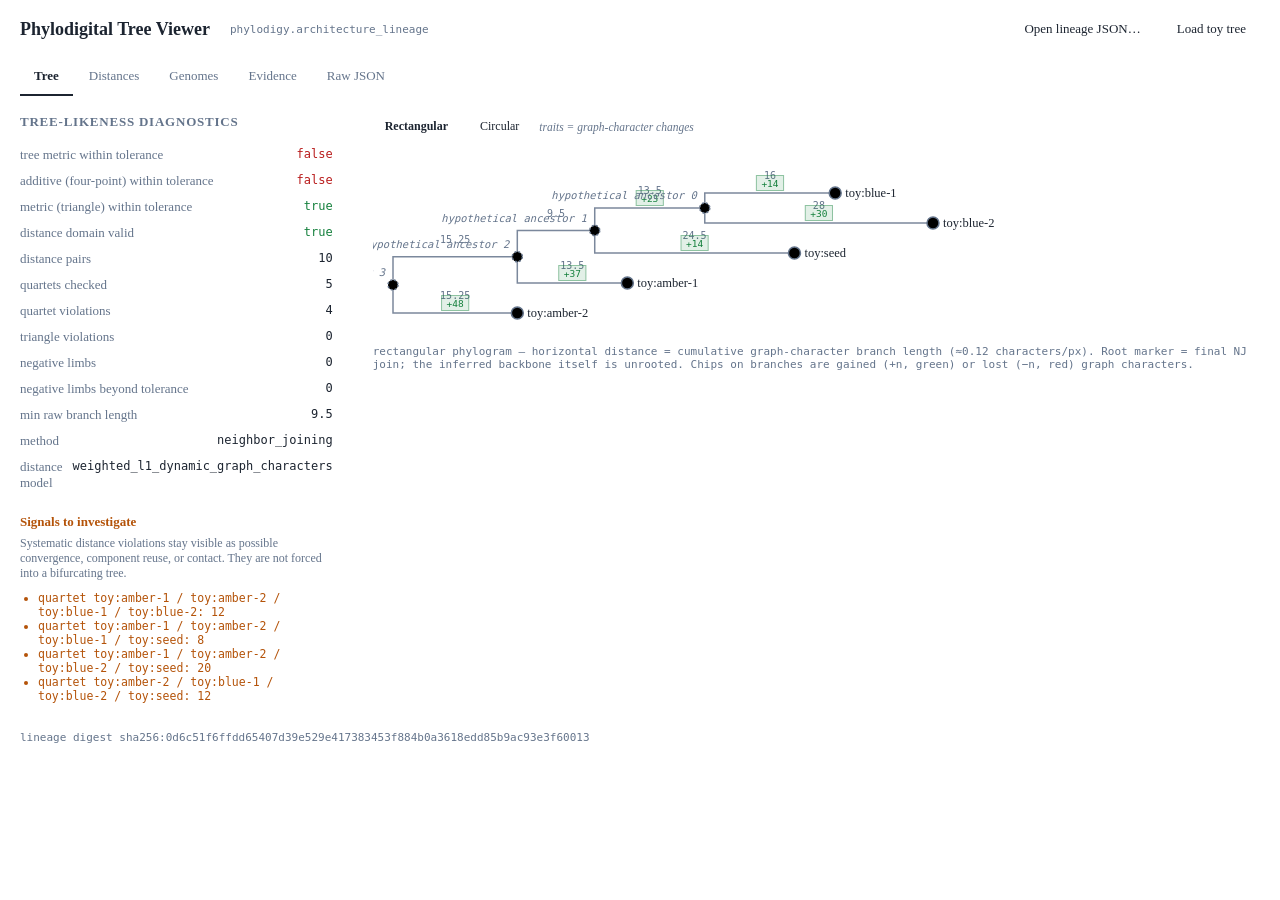
<file: viewer/index.html>
<!doctype html>
<html lang="en">
<head>
  <meta charset="utf-8">
  <meta name="viewport" content="width=device-width, initial-scale=1">
  <title>Phylodigital Tree Viewer</title>
  <meta name="description" content="Interactive viewer for phylodigy.architecture_lineage artifacts — graph-character neighbor-joining phylogenies of executable digital artifacts.">
  <link rel="stylesheet" href="style.css">
</head>
<body>
  <header class="topbar">
    <div class="topbar-title">
      <h1>Phylodigital Tree Viewer</h1>
      <span class="artifact-badge" id="artifact-badge" hidden>phylodigy.architecture_lineage</span>
    </div>
    <div class="topbar-actions">
      <label class="file-open">
        Open lineage JSON&hellip;
        <input type="file" id="file-input" accept=".json,application/json">
      </label>
      <button id="sample-button" type="button">Load toy tree</button>
    </div>
  </header>

  <section id="drop-zone" class="drop-zone">
    <div class="drop-inner">
      <p class="drop-headline">Drop a lineage artifact here</p>
      <p class="drop-sub">
        A <code>phylodigy.architecture_lineage</code> JSON record produced by
        <code>phylodigy infer-lineage</code> or <code>phylodigy toy-tree -o</code>.
      </p>
      <p class="drop-sub">The bundled toy tree loads automatically, or use the buttons above.</p>
    </div>
  </section>

  <main id="app" hidden>
    <nav class="tabs" aria-label="Views">
      <button class="tab is-active" data-tab="tree" type="button">Tree</button>
      <button class="tab" data-tab="distances" type="button">Distances</button>
      <button class="tab" data-tab="genomes" type="button">Genomes</button>
      <button class="tab" data-tab="evidence" type="button">Evidence</button>
      <button class="tab" data-tab="raw" type="button">Raw JSON</button>
    </nav>

    <section id="panel-tree" class="panel is-active" aria-label="Tree">
      <aside class="sidebar">
        <h2>Tree-likeness diagnostics</h2>
        <dl id="diagnostics-list" class="diagnostics"></dl>
        <div id="violation-panel" class="violations" hidden>
          <h3>Signals to investigate</h3>
          <p class="violations-note">
            Systematic distance violations stay visible as possible convergence,
            component reuse, or contact. They are not forced into a bifurcating tree.
          </p>
          <ul id="violation-list"></ul>
        </div>
      </aside>
      <div class="tree-canvas" id="tree-canvas">
        <div class="tree-toolbar" role="group" aria-label="Tree layout">
          <button type="button" class="layout-toggle is-active" data-layout="rect" aria-pressed="true">Rectangular</button>
          <button type="button" class="layout-toggle" data-layout="circle" aria-pressed="false">Circular</button>
          <span class="trait-hint" title="Traits are anonymous graph-derived characters (content digests) reconstructed onto branches by parsimony intersection. They are structural signals, not named techniques.">traits = graph-character changes</span>
        </div>
        <svg id="tree-svg" role="img" aria-label="Neighbor-joining phylogram"></svg>
        <div class="tree-scale" id="tree-scale"></div>
      </div>
      <div id="side-detail" class="side-detail" hidden></div>
    </section>

    <section id="panel-distances" class="panel" aria-label="Distances">
      <p class="panel-note">
        Weighted L<sub>1</sub> pseudometric over dynamic graph characters
        (radii per analysis config). Finite-radius fingerprints can collide.
      </p>
      <div class="matrix-wrap">
        <table id="distance-matrix" class="matrix"></table>
      </div>
    </section>

    <section id="panel-genomes" class="panel" aria-label="Genomes">
      <table id="genome-table" class="data-table"></table>
    </section>

    <section id="panel-evidence" class="panel" aria-label="Evidence">
      <div class="evidence-boundary" id="evidence-boundary"></div>
      <div id="evidence-empty" class="empty-note" hidden>
        No external evidence records. Chronology, citation, or provenance records passed to
        <code>infer-lineage --evidence</code> appear here, retained beside the tree and never
        folded into graph distance.
      </div>
      <table id="evidence-table" class="data-table" hidden></table>
    </section>

    <section id="panel-raw" class="panel" aria-label="Raw JSON">
      <pre id="raw-json" class="raw-json"></pre>
    </section>
  </main>

  <footer class="footer">
    <span id="digest-line"></span>
  </footer>

  <script src="layout.js"></script>
  <script src="embedded-sample.js"></script>
  <script src="app.js"></script>
</body>
</html>
</file>
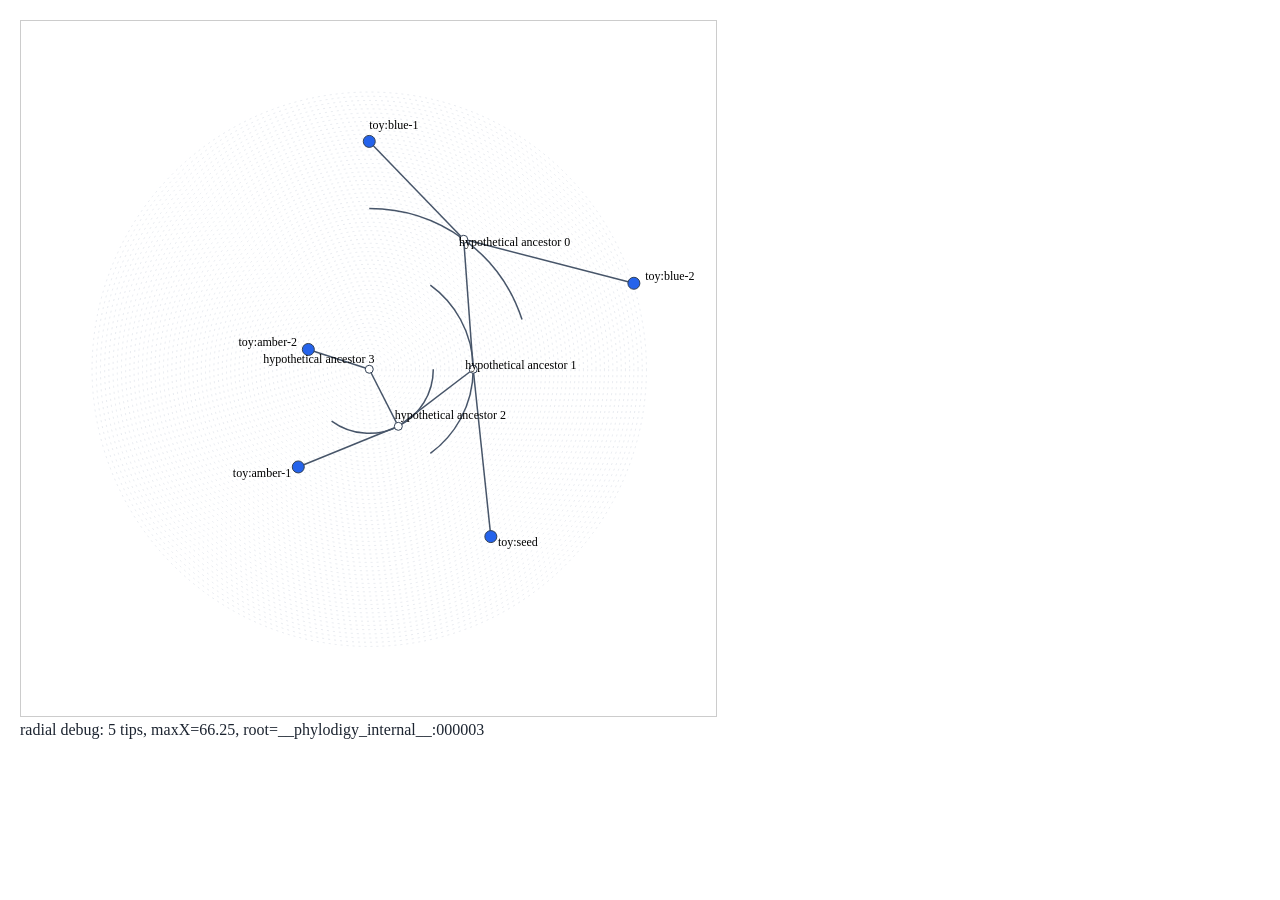
<file: viewer/radial-test.html>
<!doctype html>
<html lang="en"><head><meta charset="utf-8"><title>radial render harness</title>
<link rel="stylesheet" href="style.css"></head>
<body style="padding:20px">
<div id="mount"></div>
<div id="tree-scale"></div>
<script src="layout.js"></script>
<script src="embedded-sample.js"></script>
<script>
/* Minimal harness: render the radial layout of the bundled toy lineage
 * without the app chrome, for visual verification. */
const L = window.PhylodigyLayout;
const lineage = JSON.parse(window.EMBEDDED_SAMPLE);
const tree = lineage.tree;
const labels = L.tipLabels(tree, {});
const layout = L.layoutRadial(tree, { arcGap: 0.06 });
const radialScale = 4.2; // compact for preview-width inspection
const R = layout.maxX * radialScale + 60;
const size = 2 * R + 20, cx = size / 2, cy = size / 2;
const NS = "http://www.w3.org/2000/svg";
const svg = document.createElementNS(NS, "svg");
svg.setAttribute("width", size); svg.setAttribute("height", size);
svg.setAttribute("style", "background:#fff; border:1px solid #ccc");
const toXY = (n) => [cx + n.radius * radialScale * Math.sin(n.angle), cy - n.radius * radialScale * Math.cos(n.angle)];
for (let r = radialScale; r <= layout.maxX * radialScale + 1; r += radialScale) {
  const ring = document.createElementNS(NS, "circle");
  ring.setAttribute("cx", cx); ring.setAttribute("cy", cy); ring.setAttribute("r", r);
  ring.setAttribute("fill", "none"); ring.setAttribute("stroke", "#d8dee6");
  ring.setAttribute("stroke-dasharray", "2 4"); ring.setAttribute("stroke-width", "0.6");
  svg.appendChild(ring);
}
const children = L.buildTreeIndex(tree).children;
for (const e of tree.edges) {
  const p = layout.nodes.get(e.parent), c = layout.nodes.get(e.child);
  const [x0, y0] = toXY(p), [x1, y1] = toXY(c);
  const line = document.createElementNS(NS, "line");
  line.setAttribute("x1", x0); line.setAttribute("y1", y0);
  line.setAttribute("x2", x1); line.setAttribute("y2", y1);
  line.setAttribute("stroke", "#475569"); line.setAttribute("stroke-width", "1.5");
  svg.appendChild(line);
}
for (const [pid, kids] of children) {
  if (kids.length < 2) continue;
  const p = layout.nodes.get(pid), r = p.radius * radialScale;
  const ang = kids.map(k => layout.nodes.get(k).angle).sort((a, b) => a - b);
  const a0 = ang[0], a1 = ang[ang.length - 1];
  const arc = document.createElementNS(NS, "path");
  arc.setAttribute("d", `M ${cx + r * Math.sin(a0)} ${cy - r * Math.cos(a0)} A ${r} ${r} 0 0 1 ${cx + r * Math.sin(a1)} ${cy - r * Math.cos(a1)}`);
  arc.setAttribute("fill", "none"); arc.setAttribute("stroke", "#475569"); arc.setAttribute("stroke-width", "1.5");
  svg.appendChild(arc);
}
for (const n of layout.nodes.values()) {
  const [x, y] = toXY(n);
  const dot = document.createElementNS(NS, "circle");
  dot.setAttribute("cx", x); dot.setAttribute("cy", y);
  dot.setAttribute("r", n.internal ? 4 : 6);
  dot.setAttribute("fill", n.internal ? "#fff" : "#2563eb"); dot.setAttribute("stroke", "#334155");
  svg.appendChild(dot);
  const t = document.createElementNS(NS, "text");
  t.textContent = labels.get(n.id);
  const off = n.internal ? -8 : 12;
  t.setAttribute("x", x + off * Math.sin(n.angle));
  t.setAttribute("y", y - off * Math.cos(n.angle));
  t.setAttribute("font-size", "12px");
  t.setAttribute("text-anchor", Math.sin(n.angle) < -0.1 ? "end" : "start");
  svg.appendChild(t);
}
document.getElementById("mount").appendChild(svg);
document.getElementById("tree-scale").textContent =
  `radial debug: ${layout.tipCount} tips, maxX=${layout.maxX}, root=${layout.rootId}`;
</script>
</body></html>
</file>
<file: viewer/style.css>
/* Phylodigital Tree Viewer — theme-aware via the Hermes preview frame
 * (var(--foreground), var(--muted-foreground), var(--accent), var(--border),
 *  var(--card)) with system fallbacks outside the frame. No background,
 * font, or margin is set on body: the frame owns those. */

:root {
  --fg: var(--foreground, #1c2430);
  --muted: var(--muted-foreground, #64748b);
  --accent: var(--accent, #2563eb);
  --border: var(--border, #d8dee6);
  --card: var(--card, #ffffff);
  --mono: ui-monospace, SFMono-Regular, Menlo, Consolas, monospace;
  --warn: #b45309;
  --bad: #b91c1c;
  --good: #15803d;
}

* { box-sizing: border-box; }

body { margin: 0; color: var(--fg); }

.topbar {
  display: flex;
  flex-wrap: wrap;
  align-items: center;
  justify-content: space-between;
  gap: 12px;
  padding: 14px 20px;
  border-bottom: 1px solid var(--border);
}

.topbar h1 { font-size: 18px; margin: 0; font-weight: 650; }

.topbar-title { display: flex; align-items: center; gap: 10px; }

.artifact-badge {
  font-family: var(--mono);
  font-size: 11px;
  color: var(--muted);
  border: 1px solid var(--border);
  border-radius: 999px;
  padding: 2px 10px;
}

.topbar-actions { display: flex; gap: 8px; }

button, .file-open {
  font: inherit;
  font-size: 13px;
  color: var(--fg);
  background: var(--card);
  border: 1px solid var(--border);
  border-radius: 8px;
  padding: 7px 14px;
  cursor: pointer;
}

button:hover, .file-open:hover { border-color: var(--accent); color: var(--accent); }

.file-open input[type="file"] { display: none; }

.drop-zone {
  margin: 20px;
  border: 2px dashed var(--border);
  border-radius: 14px;
  padding: 48px 24px;
  text-align: center;
  transition: border-color 0.15s ease;
}

.drop-zone.dragging { border-color: var(--accent); }

.drop-headline { font-size: 16px; font-weight: 600; margin: 0 0 8px; }

.drop-sub { color: var(--muted); font-size: 13px; margin: 4px 0; }

.drop-sub code, .violations-note code { font-family: var(--mono); font-size: 12px; }

.tabs {
  display: flex;
  gap: 2px;
  padding: 0 20px;
  border-bottom: 1px solid var(--border);
}

.tab {
  border: none;
  border-bottom: 2px solid transparent;
  border-radius: 0;
  padding: 10px 14px;
  color: var(--muted);
  background: transparent;
}

.tab:hover { color: var(--fg); border-color: transparent; }

.tab.is-active { color: var(--accent); border-bottom-color: var(--accent); font-weight: 600; }

.panel { display: none; }

.panel.is-active { display: flex; gap: 0; min-height: 420px; }

#panel-distances.is-active,
#panel-genomes.is-active,
#panel-evidence.is-active,
#panel-raw.is-active { display: block; padding: 20px; }

.panel-note { color: var(--muted); font-size: 13px; margin: 0 0 14px; max-width: 70ch; }

.sidebar {
  flex: 0 0 300px;
  padding: 18px 20px;
  border-right: 1px solid var(--border);
  font-size: 13px;
}

.sidebar h2 { font-size: 13px; text-transform: uppercase; letter-spacing: 0.06em; color: var(--muted); margin: 0 0 12px; }

.diagnostics { margin: 0; }

.diagnostics div {
  display: flex;
  justify-content: space-between;
  gap: 10px;
  padding: 5px 0;
  border-bottom: 1px dashed var(--border);
}

.diagnostics dt { color: var(--muted); }
.diagnostics dd { margin: 0; font-family: var(--mono); font-size: 12px; }

.diag-good { color: var(--good); }
.diag-bad { color: var(--bad); }

.violations { margin-top: 18px; }

.violations h3 { font-size: 13px; margin: 0 0 6px; color: var(--warn); }

.violations-note { color: var(--muted); font-size: 12px; margin: 0 0 10px; }

.violations ul { margin: 0; padding-left: 18px; font-family: var(--mono); font-size: 11.5px; color: var(--warn); }

.tree-canvas { flex: 1; padding: 18px 20px; overflow-x: auto; }

.tree-toolbar { display: flex; align-items: center; gap: 8px; margin-bottom: 10px; }

.layout-toggle { font-size: 12px; padding: 5px 12px; }

.layout-toggle.is-active { border-color: var(--accent); color: var(--accent); font-weight: 600; }

.trait-hint { color: var(--muted); font-size: 11.5px; font-style: italic; cursor: help; }

#tree-svg { display: block; }

.tree-scale { color: var(--muted); font-family: var(--mono); font-size: 11px; margin-top: 6px; }

/* SVG tree */
.branch { stroke: var(--muted); stroke-width: 1.5; fill: none; opacity: 0.85; }
.branch-clamped { stroke: var(--bad); stroke-dasharray: 4 3; }
.node-dot { fill: var(--card); stroke: var(--muted); stroke-width: 1.5; }
.node-dot.internal { fill: var(--card); stroke-dasharray: 2 2; }
.tip-label { font-size: 12.5px; fill: var(--fg); font-family: inherit; }
.internal-label { font-size: 10.5px; fill: var(--muted); font-family: var(--mono); font-style: italic; }
.length-label { font-size: 10px; fill: var(--muted); font-family: var(--mono); }
svg .hoverable { cursor: pointer; }
svg .hoverable:hover .node-dot { stroke: var(--accent); stroke-width: 2.5; }
svg .selected .node-dot { stroke: var(--accent); stroke-width: 3; fill: var(--accent); }
svg .hit-rect { cursor: pointer; }

/* Branch trait annotations (graph-character gains/losses) */
.trait-chip { cursor: pointer; }
.trait-chip text { font-family: var(--mono); font-size: 9.5px; }
.trait-gained text { fill: var(--good); }
.trait-gained rect { fill: rgba(21, 128, 61, 0.12); stroke: rgba(21, 128, 61, 0.45); }
.trait-lost text { fill: var(--bad); }
.trait-lost rect { fill: rgba(185, 28, 28, 0.1); stroke: rgba(185, 28, 28, 0.45); }
.trait-chip:hover rect { stroke-width: 2; }

/* Trait popover (DOM, positioned over the canvas) */
.trait-popover {
  position: fixed;
  z-index: 50;
  max-width: 340px;
  background: var(--card);
  border: 1px solid var(--border);
  border-radius: 10px;
  box-shadow: 0 8px 28px rgba(15, 23, 42, 0.18);
  padding: 12px 14px;
  font-size: 12px;
  color: var(--fg);
}
.trait-popover h4 { margin: 0 0 6px; font-size: 12px; }
.trait-popover ul { margin: 4px 0; padding-left: 16px; font-family: var(--mono); font-size: 10.5px; max-height: 200px; overflow: auto; }
.trait-popover .pop-note { color: var(--muted); font-size: 11px; margin-top: 8px; }


.side-detail {
  flex: 0 0 300px;
  border-left: 1px solid var(--border);
  padding: 18px 20px;
  font-size: 13px;
}

.side-detail h2 { font-size: 14px; margin: 0 0 10px; word-break: break-all; }

.side-detail dl { margin: 0; }
.side-detail dt { color: var(--muted); font-size: 12px; margin-top: 8px; }
.side-detail dd { margin: 2px 0 0; font-family: var(--mono); font-size: 11.5px; word-break: break-all; }

.matrix-wrap { overflow-x: auto; }

.matrix { border-collapse: collapse; font-size: 12px; }

.matrix th {
  font-family: var(--mono);
  font-weight: 500;
  color: var(--fg);
  padding: 6px 8px;
  font-size: 11.5px;
}

.matrix th.col-header { writing-mode: vertical-rl; transform: rotate(180deg); vertical-align: bottom; padding: 8px 6px; max-height: 180px; }

.matrix td {
  width: 46px;
  height: 34px;
  text-align: center;
  font-family: var(--mono);
  font-size: 11px;
  border: 1px solid var(--border);
  color: var(--fg);
  cursor: default;
}

.matrix td.self { background: repeating-linear-gradient(45deg, transparent, transparent 4px, var(--border) 4px, var(--border) 5px); color: var(--muted); }

.data-table { border-collapse: collapse; width: 100%; font-size: 13px; }

.data-table th, .data-table td {
  text-align: left;
  padding: 8px 10px;
  border-bottom: 1px solid var(--border);
  vertical-align: top;
}

.data-table th { color: var(--muted); font-weight: 600; font-size: 12px; text-transform: uppercase; letter-spacing: 0.05em; }

.data-table td.mono, .mono { font-family: var(--mono); font-size: 11.5px; }

.evidence-boundary {
  border: 1px solid var(--border);
  border-left: 4px solid var(--accent);
  border-radius: 8px;
  padding: 12px 16px;
  font-size: 13px;
  margin-bottom: 16px;
  max-width: 80ch;
}

.evidence-boundary strong { display: block; margin-bottom: 4px; }

.evidence-boundary code { font-family: var(--mono); font-size: 12px; }

.empty-note { color: var(--muted); font-size: 13px; max-width: 70ch; }

.raw-json {
  font-family: var(--mono);
  font-size: 11.5px;
  line-height: 1.5;
  overflow-x: auto;
  border: 1px solid var(--border);
  border-radius: 8px;
  padding: 16px;
  margin: 0;
  max-width: 100%;
}

.footer {
  padding: 10px 20px;
  border-top: 1px solid var(--border);
  color: var(--muted);
  font-family: var(--mono);
  font-size: 11px;
}

@media (max-width: 1100px) {
  .panel.is-active { flex-wrap: wrap; }
  .sidebar { flex: 1 1 100%; border-right: none; border-bottom: 1px solid var(--border); }
  .tree-canvas { flex: 1 1 100%; }
}

@media (max-width: 860px) {
  .panel.is-active { flex-direction: column; }
  .sidebar, .side-detail { flex: none; border: none; border-bottom: 1px solid var(--border); }
}
</file>
